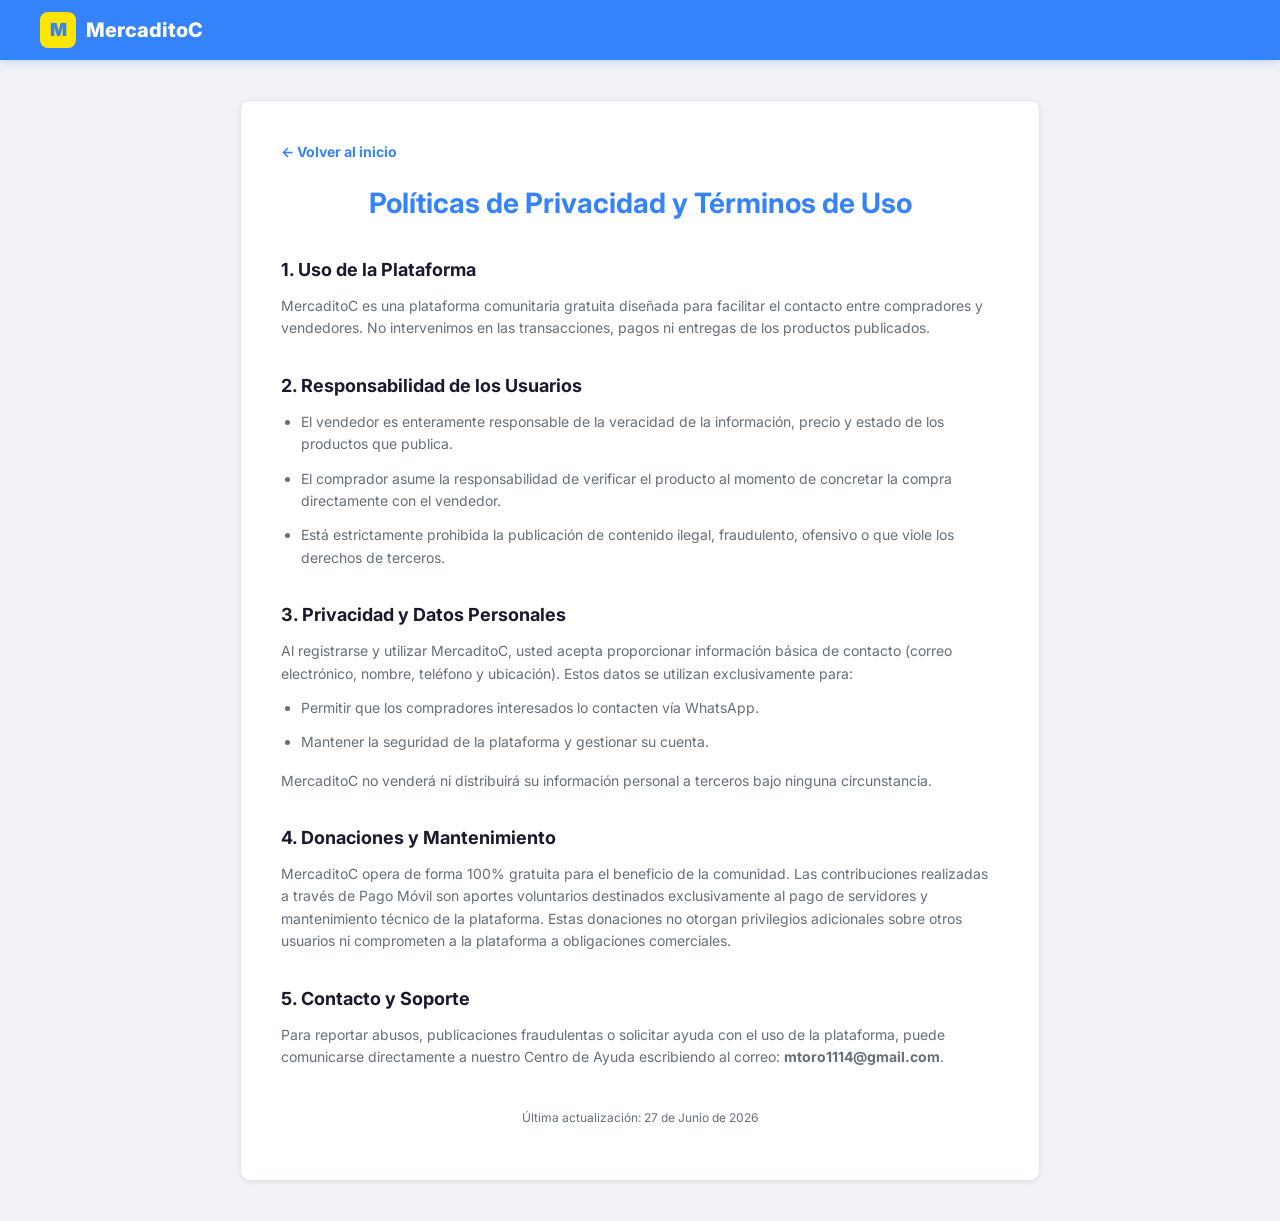
<file: politicas.html>
<!DOCTYPE html>
<html lang="es">
<head>
  <meta charset="UTF-8" />
  <meta name="viewport" content="width=device-width, initial-scale=1.0" />
  <title>Políticas de Privacidad — MercaditoC</title>
  <meta name="description" content="Términos y condiciones y políticas de privacidad de MercaditoC." />
  <link rel="stylesheet" href="styles.css" />
  <style>
    .policies-wrap {
      max-width: 800px;
      margin: 40px auto;
      padding: 40px;
      background: #fff;
      border: 1px solid var(--border);
      border-radius: var(--radius);
      box-shadow: var(--shadow-sm);
    }
    .policies-wrap h1 {
      font-size: 28px;
      color: var(--brand);
      margin-bottom: 24px;
      text-align: center;
    }
    .policies-wrap h2 {
      font-size: 18px;
      margin-top: 32px;
      margin-bottom: 12px;
      color: var(--text);
    }
    .policies-wrap p, .policies-wrap li {
      font-size: 14px;
      color: var(--muted);
      line-height: 1.6;
      margin-bottom: 12px;
    }
    .policies-wrap ul {
      padding-left: 20px;
      margin-bottom: 16px;
    }
    .back-btn {
      display: inline-block;
      margin-bottom: 20px;
      color: var(--brand);
      text-decoration: none;
      font-size: 14px;
      font-weight: bold;
    }
    .back-btn:hover {
      text-decoration: underline;
    }
  </style>
</head>
<body style="background: var(--bg);">

  <header class="topbar" role="banner">
    <div class="row">
      <a href="index.html" class="logo" aria-label="MercaditoC — inicio">
        <div class="logo-mark" aria-hidden="true">M</div>
        MercaditoC
      </a>
    </div>
  </header>

  <div class="policies-wrap">
    <a href="index.html" class="back-btn">← Volver al inicio</a>
    
    <h1>Políticas de Privacidad y Términos de Uso</h1>
    
    <h2>1. Uso de la Plataforma</h2>
    <p>MercaditoC es una plataforma comunitaria gratuita diseñada para facilitar el contacto entre compradores y vendedores. No intervenimos en las transacciones, pagos ni entregas de los productos publicados.</p>
    
    <h2>2. Responsabilidad de los Usuarios</h2>
    <ul>
      <li>El vendedor es enteramente responsable de la veracidad de la información, precio y estado de los productos que publica.</li>
      <li>El comprador asume la responsabilidad de verificar el producto al momento de concretar la compra directamente con el vendedor.</li>
      <li>Está estrictamente prohibida la publicación de contenido ilegal, fraudulento, ofensivo o que viole los derechos de terceros.</li>
    </ul>

    <h2>3. Privacidad y Datos Personales</h2>
    <p>Al registrarse y utilizar MercaditoC, usted acepta proporcionar información básica de contacto (correo electrónico, nombre, teléfono y ubicación). Estos datos se utilizan exclusivamente para:</p>
    <ul>
      <li>Permitir que los compradores interesados lo contacten vía WhatsApp.</li>
      <li>Mantener la seguridad de la plataforma y gestionar su cuenta.</li>
    </ul>
    <p>MercaditoC no venderá ni distribuirá su información personal a terceros bajo ninguna circunstancia.</p>

    <h2>4. Donaciones y Mantenimiento</h2>
    <p>MercaditoC opera de forma 100% gratuita para el beneficio de la comunidad. Las contribuciones realizadas a través de Pago Móvil son aportes voluntarios destinados exclusivamente al pago de servidores y mantenimiento técnico de la plataforma. Estas donaciones no otorgan privilegios adicionales sobre otros usuarios ni comprometen a la plataforma a obligaciones comerciales.</p>

    <h2>5. Contacto y Soporte</h2>
    <p>Para reportar abusos, publicaciones fraudulentas o solicitar ayuda con el uso de la plataforma, puede comunicarse directamente a nuestro Centro de Ayuda escribiendo al correo: <strong>mtoro1114@gmail.com</strong>.</p>
    
    <p style="margin-top:40px; text-align:center; font-size:12px;">Última actualización: 27 de Junio de 2026</p>
  </div>

</body>
</html>
</file>
<file: styles.css>
/* =========================================================
   MercaditoC â€” Global Stylesheet
   Paleta: blanco / gris claro / azul sÃ³lido (#3483fa) / amarillo (#ffe600)
   EstÃ©tica: e-commerce clÃ¡sico, limpio, claro, profesional
   ========================================================= */

/* Google Fonts */
@import url('https://fonts.googleapis.com/css2?family=Inter:wght@400;500;600;700;800&display=swap');

/* â”€â”€ Tokens â”€â”€â”€â”€â”€â”€â”€â”€â”€â”€â”€â”€â”€â”€â”€â”€â”€â”€â”€â”€â”€â”€â”€â”€â”€â”€â”€â”€â”€â”€â”€â”€â”€â”€â”€â”€â”€â”€â”€â”€â”€â”€â”€â”€â”€â”€â”€ */
:root {
  --bg:       #f0f2f5;
  --white:    #ffffff;
  --card:     #ffffff;
  --border:   #e5e8ec;
  --text:     #1a1a2e;
  --muted:    #666e7a;
  --brand:    #3483fa;      /* azul MercadoLibre */
  --brand-dk: #2968c8;
  --accent:   #ffe600;      /* amarillo MercadoLibre */
  --accent-dk:#f0c200;
  --success:  #00a650;
  --danger:   #f23d4f;
  --shadow-sm: 0 1px 4px rgba(0,0,0,.08);
  --shadow:    0 4px 16px rgba(0,0,0,.10);
  --shadow-lg: 0 8px 32px rgba(0,0,0,.12);
  --radius:   10px;
  --radius-sm: 6px;
  --transition: .18s ease;
}

/* â”€â”€ Reset â”€â”€â”€â”€â”€â”€â”€â”€â”€â”€â”€â”€â”€â”€â”€â”€â”€â”€â”€â”€â”€â”€â”€â”€â”€â”€â”€â”€â”€â”€â”€â”€â”€â”€â”€â”€â”€â”€â”€â”€â”€â”€â”€â”€â”€â”€â”€ */
*, *::before, *::after { box-sizing: border-box; margin: 0; padding: 0; }
html { scroll-behavior: smooth; }
body {
  font-family: 'Inter', system-ui, -apple-system, sans-serif;
  background: var(--bg);
  color: var(--text);
  font-size: 15px;
  line-height: 1.5;
  -webkit-font-smoothing: antialiased;
}
a { color: inherit; text-decoration: none; }
button { font-family: inherit; cursor: pointer; }
img { max-width: 100%; display: block; }

/* â”€â”€ Utility â”€â”€â”€â”€â”€â”€â”€â”€â”€â”€â”€â”€â”€â”€â”€â”€â”€â”€â”€â”€â”€â”€â”€â”€â”€â”€â”€â”€â”€â”€â”€â”€â”€â”€â”€â”€â”€â”€â”€â”€â”€â”€â”€â”€â”€â”€ */
.container { max-width: 1240px; margin: 0 auto; padding: 0 20px; }
.sr-only { position: absolute; width: 1px; height: 1px; overflow: hidden; clip: rect(0,0,0,0); }

/* â”€â”€ TOPBAR â”€â”€â”€â”€â”€â”€â”€â”€â”€â”€â”€â”€â”€â”€â”€â”€â”€â”€â”€â”€â”€â”€â”€â”€â”€â”€â”€â”€â”€â”€â”€â”€â”€â”€â”€â”€â”€â”€â”€â”€â”€â”€â”€â”€â”€â”€â”€ */
.topbar {
  background: var(--brand);
  position: sticky; top: 0; z-index: 100;
  box-shadow: 0 2px 8px rgba(52,131,250,.25);
}
.topbar .row {
  display: flex; align-items: center; gap: 14px;
  padding: 12px 20px;
  max-width: 1240px; margin: 0 auto;
}

/* Logo */
.logo {
  display: flex; align-items: center; gap: 10px;
  font-weight: 800; font-size: 20px;
  color: var(--white);
  white-space: nowrap;
  flex-shrink: 0;
}
.logo .logo-mark {
  width: 36px; height: 36px;
  background: var(--accent);
  border-radius: 8px;
  display: flex; align-items: center; justify-content: center;
  font-size: 18px; font-weight: 900; color: var(--brand);
  line-height: 1;
}

/* Search Bar */
.search-form {
  flex: 1;
  display: flex; align-items: center;
  background: var(--white);
  border-radius: var(--radius-sm);
  overflow: hidden;
  max-width: 640px;
  box-shadow: var(--shadow-sm);
}
.search-form input {
  flex: 1;
  border: none; outline: none;
  padding: 10px 14px;
  font-size: 14px; color: var(--text);
  background: transparent;
}
.search-form input::placeholder { color: var(--muted); }
.search-form button {
  padding: 10px 18px;
  background: var(--accent);
  color: var(--text);
  border: none;
  font-weight: 700; font-size: 14px;
  transition: background var(--transition);
}
.search-form button:hover { background: var(--accent-dk); }

/* Nav Auth Area */
.nav-auth { display: flex; align-items: center; gap: 10px; flex-shrink: 0; }
.nav-user { display: none; align-items: center; gap: 10px; flex-shrink: 0; }

.btn-nav {
  padding: 8px 16px;
  border-radius: var(--radius-sm);
  font-size: 13px; font-weight: 600;
  border: 1.5px solid rgba(255,255,255,.55);
  color: var(--white);
  background: transparent;
  transition: all var(--transition);
  white-space: nowrap;
}
.btn-nav:hover { background: rgba(255,255,255,.15); }

.btn-nav-sell {
  background: var(--accent);
  border-color: var(--accent);
  color: var(--text);
}
.btn-nav-sell:hover { background: var(--accent-dk); border-color: var(--accent-dk); }

/* User dropdown */
.user-menu-wrapper { position: relative; }
.btn-user-menu {
  display: flex; align-items: center; gap: 7px;
  padding: 8px 12px;
  border-radius: var(--radius-sm);
  background: rgba(255,255,255,.15);
  border: 1.5px solid rgba(255,255,255,.35);
  color: var(--white);
  font-size: 13px; font-weight: 600;
  transition: background var(--transition);
}
.btn-user-menu:hover { background: rgba(255,255,255,.25); }
.btn-user-menu .avatar {
  width: 26px; height: 26px;
  border-radius: 50%;
  background: var(--accent);
  color: var(--brand);
  font-weight: 800; font-size: 12px;
  display: flex; align-items: center; justify-content: center;
}
.user-dropdown {
  position: absolute; top: calc(100% + 10px); right: 0;
  background: var(--white);
  border-radius: var(--radius);
  box-shadow: var(--shadow-lg);
  width: 240px;
  border: 1px solid var(--border);
  overflow: hidden;
  opacity: 0; visibility: hidden; pointer-events: none;
  transform: translateY(-6px);
  transition: opacity .18s, visibility .18s, transform .18s;
}
.user-dropdown::before {
  content: '';
  position: absolute; top: -7px; right: 18px;
  border-left: 7px solid transparent;
  border-right: 7px solid transparent;
  border-bottom: 7px solid var(--white);
}
.user-dropdown.open { opacity: 1; visibility: visible; pointer-events: auto; transform: translateY(0); }

.user-dropdown .dd-header {
  padding: 16px;
  border-bottom: 1px solid var(--border);
  display: flex; align-items: center; gap: 12px;
}
.user-dropdown .dd-avatar {
  width: 44px; height: 44px;
  border-radius: 50%;
  background: var(--brand);
  color: white;
  font-weight: 800; font-size: 18px;
  display: flex; align-items: center; justify-content: center;
  flex-shrink: 0;
}
.user-dropdown .dd-name { font-weight: 700; font-size: 14px; color: var(--text); }
.user-dropdown .dd-email { font-size: 12px; color: var(--muted); margin-top: 2px; }

.user-dropdown ul { list-style: none; padding: 8px 0; }
.user-dropdown ul li a,
.user-dropdown ul li button {
  display: flex; align-items: center; gap: 10px;
  width: 100%; padding: 11px 16px;
  font-size: 14px; color: var(--text);
  background: transparent; border: none;
  text-align: left;
  transition: background var(--transition);
}
.user-dropdown ul li a:hover,
.user-dropdown ul li button:hover { background: var(--bg); color: var(--brand); }
.user-dropdown .dd-divider { height: 1px; background: var(--border); margin: 4px 0; }
.user-dropdown .dd-logout { color: var(--danger) !important; }
.user-dropdown .dd-logout:hover { background: #fff5f5 !important; color: var(--danger) !important; }

/* â”€â”€ SUB-NAVBAR (categories) â”€â”€â”€â”€â”€â”€â”€â”€â”€â”€â”€â”€â”€â”€â”€â”€â”€â”€â”€â”€â”€â”€â”€â”€â”€â”€â”€â”€â”€â”€â”€ */
.cat-bar {
  background: var(--white);
  border-bottom: 1px solid var(--border);
  box-shadow: var(--shadow-sm);
}
.cat-bar .row {
  display: flex; align-items: center; gap: 6px;
  padding: 10px 20px; max-width: 1240px; margin: 0 auto;
  overflow-x: auto;
  scrollbar-width: none;
}
.cat-bar .row::-webkit-scrollbar { display: none; }
.cat-pill {
  display: inline-flex; align-items: center; gap: 6px;
  padding: 6px 14px;
  border-radius: 999px;
  border: 1.5px solid var(--border);
  background: var(--white);
  font-size: 13px; font-weight: 600;
  white-space: nowrap;
  cursor: pointer;
  transition: all var(--transition);
  color: var(--text);
}
.cat-pill:hover, .cat-pill.active {
  border-color: var(--brand);
  background: #eaf2ff;
  color: var(--brand);
}

/* â”€â”€ HERO BANNER â”€â”€â”€â”€â”€â”€â”€â”€â”€â”€â”€â”€â”€â”€â”€â”€â”€â”€â”€â”€â”€â”€â”€â”€â”€â”€â”€â”€â”€â”€â”€â”€â”€â”€â”€â”€â”€â”€â”€â”€â”€â”€â”€ */
.hero {
  background: linear-gradient(120deg, #3483fa 0%, #2968c8 100%);
  padding: 32px 20px;
  text-align: center;
  color: var(--white);
}
.hero h1 { font-size: clamp(22px, 4vw, 36px); font-weight: 800; margin-bottom: 8px; }
.hero p  { font-size: 15px; opacity: .85; max-width: 480px; margin: 0 auto; }

/* â”€â”€ LAYOUT â”€â”€â”€â”€â”€â”€â”€â”€â”€â”€â”€â”€â”€â”€â”€â”€â”€â”€â”€â”€â”€â”€â”€â”€â”€â”€â”€â”€â”€â”€â”€â”€â”€â”€â”€â”€â”€â”€â”€â”€â”€â”€â”€â”€â”€â”€â”€ */
.layout {
  display: grid;
  grid-template-columns: 260px 1fr;
  gap: 20px;
  padding: 24px 20px;
  max-width: 1240px; margin: 0 auto;
  align-items: start;
}
@media (max-width: 900px) {
  .layout { 
    display: flex;
    flex-direction: column;
  }
  .sidebar { 
    display: block;
    position: static;
    order: 2; /* Muestra los filtros y la tarjeta de donación debajo de los productos en móvil */
    margin-top: 32px;
    width: 100%;
  }
  .main {
    order: 1;
    width: 100%;
  }
}

/* â”€â”€ SIDEBAR â”€â”€â”€â”€â”€â”€â”€â”€â”€â”€â”€â”€â”€â”€â”€â”€â”€â”€â”€â”€â”€â”€â”€â”€â”€â”€â”€â”€â”€â”€â”€â”€â”€â”€â”€â”€â”€â”€â”€â”€â”€â”€â”€â”€â”€â”€â”€ */
.sidebar { position: sticky; top: 72px; }
.filter-panel {
  background: var(--white);
  border: 1px solid var(--border);
  border-radius: var(--radius);
  box-shadow: var(--shadow-sm);
  overflow: hidden;
  margin-bottom: 16px;
}
.filter-panel .fp-title {
  padding: 14px 16px;
  font-weight: 700; font-size: 14px;
  border-bottom: 1px solid var(--border);
  color: var(--text);
  display: flex; align-items: center; justify-content: space-between;
}
.filter-panel .fp-body { padding: 14px 16px; }
.fp-group { margin-bottom: 16px; }
.fp-group:last-child { margin-bottom: 0; }
.fp-label { font-size: 12px; font-weight: 700; color: var(--muted); text-transform: uppercase; letter-spacing: .6px; margin-bottom: 8px; }
.fp-radios { display: flex; flex-direction: column; gap: 8px; }
.fp-radios label {
  display: flex; align-items: center; gap: 8px;
  font-size: 14px; color: var(--text); cursor: pointer;
}
.fp-radios input[type=radio] { accent-color: var(--brand); }
.fp-select {
  width: 100%;
  padding: 8px 10px;
  border: 1px solid var(--border);
  border-radius: var(--radius-sm);
  background: var(--white);
  font-size: 14px; color: var(--text);
  outline: none;
  transition: border-color var(--transition);
}
.fp-select:focus { border-color: var(--brand); }
.btn-filter-apply {
  width: 100%;
  padding: 10px;
  background: var(--brand);
  color: var(--white);
  border: none;
  border-radius: var(--radius-sm);
  font-weight: 700; font-size: 14px;
  transition: background var(--transition);
}
.btn-filter-apply:hover { background: var(--brand-dk); }

/* â”€â”€ MAIN AREA â”€â”€â”€â”€â”€â”€â”€â”€â”€â”€â”€â”€â”€â”€â”€â”€â”€â”€â”€â”€â”€â”€â”€â”€â”€â”€â”€â”€â”€â”€â”€â”€â”€â”€â”€â”€â”€â”€â”€â”€â”€â”€â”€â”€â”€â”€â”€ */
.main { min-width: 0; }
.section-bar {
  display: flex; align-items: center; justify-content: space-between;
  margin-bottom: 14px; flex-wrap: wrap; gap: 10px;
}
.section-bar h2 { font-size: 18px; font-weight: 800; color: var(--text); }
.result-count { font-size: 13px; color: var(--muted); }
.sort-select {
  padding: 7px 12px;
  border: 1px solid var(--border);
  border-radius: var(--radius-sm);
  font-size: 13px; color: var(--text);
  background: var(--white);
  outline: none;
  transition: border-color var(--transition);
}
.sort-select:focus { border-color: var(--brand); }

/* â”€â”€ PRODUCTS GRID â”€â”€â”€â”€â”€â”€â”€â”€â”€â”€â”€â”€â”€â”€â”€â”€â”€â”€â”€â”€â”€â”€â”€â”€â”€â”€â”€â”€â”€â”€â”€â”€â”€â”€â”€â”€â”€â”€â”€â”€ */
.products-grid {
  display: grid;
  grid-template-columns: repeat(auto-fill, minmax(210px, 1fr));
  gap: 14px;
}

/* â”€â”€ PRODUCT CARD â”€â”€â”€â”€â”€â”€â”€â”€â”€â”€â”€â”€â”€â”€â”€â”€â”€â”€â”€â”€â”€â”€â”€â”€â”€â”€â”€â”€â”€â”€â”€â”€â”€â”€â”€â”€â”€â”€â”€â”€â”€â”€ */
.prod-card {
  background: var(--card);
  border: 1px solid var(--border);
  border-radius: var(--radius);
  box-shadow: var(--shadow-sm);
  display: flex; flex-direction: column;
  overflow: hidden;
  transition: box-shadow var(--transition), transform var(--transition);
}
.prod-card:hover {
  box-shadow: var(--shadow);
  transform: translateY(-2px);
}

/* Thumbnail */
.prod-thumb {
  width: 100%; aspect-ratio: 4/3;
  background: #f8f9fa;
  display: flex; align-items: center; justify-content: center;
  overflow: hidden; position: relative;
}
.prod-thumb img {
  width: 100%; height: 100%;
  object-fit: cover;
  transition: transform .3s ease;
}
.prod-card:hover .prod-thumb img { transform: scale(1.04); }
.prod-thumb .no-img {
  font-size: 48px; color: #d0d5dd;
}
.prod-thumb .cat-tag {
  position: absolute; top: 10px; left: 10px;
  background: var(--brand);
  color: var(--white);
  font-size: 11px; font-weight: 700;
  padding: 3px 9px; border-radius: 999px;
}

/* Card body */
.prod-body { padding: 12px; display: flex; flex-direction: column; gap: 6px; flex: 1; }
.prod-category { font-size: 11px; color: var(--muted); font-weight: 600; text-transform: uppercase; letter-spacing: .4px; }
.prod-title {
  font-size: 14px; font-weight: 700; color: var(--text);
  display: -webkit-box; -webkit-line-clamp: 2; -webkit-box-orient: vertical;
  overflow: hidden; line-height: 1.3;
}
.prod-price {
  font-size: 22px; font-weight: 800; color: var(--text);
  margin-top: 4px;
}
.prod-price span { font-size: 14px; font-weight: 500; vertical-align: super; }

/* Card actions */
.prod-actions { display: flex; gap: 8px; margin-top: 8px; }
.btn-whatsapp {
  flex: 1;
  display: flex; align-items: center; justify-content: center; gap: 6px;
  padding: 9px 10px;
  background: var(--success);
  color: var(--white);
  border: none;
  border-radius: var(--radius-sm);
  font-size: 13px; font-weight: 700;
  transition: filter var(--transition);
}
.btn-whatsapp:hover { filter: brightness(.92); }
.btn-whatsapp svg { flex-shrink: 0; }

.btn-detail {
  padding: 9px 12px;
  background: var(--white);
  color: var(--brand);
  border: 1.5px solid var(--brand);
  border-radius: var(--radius-sm);
  font-size: 13px; font-weight: 700;
  transition: all var(--transition);
  white-space: nowrap;
}
.btn-detail:hover { background: var(--brand); color: var(--white); }

/* â”€â”€ EMPTY STATE â”€â”€â”€â”€â”€â”€â”€â”€â”€â”€â”€â”€â”€â”€â”€â”€â”€â”€â”€â”€â”€â”€â”€â”€â”€â”€â”€â”€â”€â”€â”€â”€â”€â”€â”€â”€â”€â”€â”€â”€â”€â”€â”€ */
.empty-state {
  grid-column: 1 / -1;
  text-align: center; padding: 60px 20px;
}
.empty-state .icon { font-size: 64px; margin-bottom: 16px; }
.empty-state h3 { font-size: 20px; font-weight: 700; margin-bottom: 8px; }
.empty-state p { font-size: 14px; color: var(--muted); }

/* â”€â”€ LOADING SKELETON â”€â”€â”€â”€â”€â”€â”€â”€â”€â”€â”€â”€â”€â”€â”€â”€â”€â”€â”€â”€â”€â”€â”€â”€â”€â”€â”€â”€â”€â”€â”€â”€â”€â”€â”€â”€â”€â”€â”€ */
.skeleton-card {
  background: var(--white);
  border: 1px solid var(--border);
  border-radius: var(--radius);
  overflow: hidden;
}
.skeleton {
  background: linear-gradient(90deg, #f0f0f0 25%, #e8e8e8 50%, #f0f0f0 75%);
  background-size: 200% 100%;
  animation: shimmer 1.4s infinite;
  border-radius: 4px;
}
@keyframes shimmer { 0%{background-position:200% 0} 100%{background-position:-200% 0} }
.sk-thumb { height: 160px; }
.sk-body { padding: 12px; display: flex; flex-direction: column; gap: 10px; }
.sk-line { height: 12px; }
.sk-line.w-60 { width: 60%; }
.sk-line.w-80 { width: 80%; }
.sk-line.w-40 { width: 40%; }

/* â”€â”€ FOOTER â”€â”€â”€â”€â”€â”€â”€â”€â”€â”€â”€â”€â”€â”€â”€â”€â”€â”€â”€â”€â”€â”€â”€â”€â”€â”€â”€â”€â”€â”€â”€â”€â”€â”€â”€â”€â”€â”€â”€â”€â”€â”€â”€â”€â”€â”€â”€â”€ */
.footer {
  background: var(--white);
  border-top: 1px solid var(--border);
  margin-top: 40px;
  padding: 32px 20px;
  font-size: 13px; color: var(--muted);
}
.footer .inner {
  max-width: 1240px; margin: 0 auto;
  display: grid; grid-template-columns: repeat(auto-fit, minmax(180px, 1fr));
  gap: 24px;
}
.footer h4 { font-size: 13px; font-weight: 700; color: var(--text); margin-bottom: 12px; text-transform: uppercase; letter-spacing: .5px; }
.footer a { display: block; margin-bottom: 8px; color: var(--muted); transition: color var(--transition); }
.footer a:hover { color: var(--brand); }
.footer .footer-brand { font-size: 18px; font-weight: 800; color: var(--brand); margin-bottom: 8px; }
.footer .copy { text-align: center; margin-top: 24px; padding-top: 20px; border-top: 1px solid var(--border); font-size: 12px; }

/* â”€â”€ AUTH PAGES (login / registro) â”€â”€â”€â”€â”€â”€â”€â”€â”€â”€â”€â”€â”€â”€â”€â”€â”€â”€â”€â”€â”€â”€â”€â”€â”€ */
.auth-page {
  min-height: 100vh;
  background: var(--bg);
  display: flex; flex-direction: column;
}
.auth-page .auth-topbar {
  background: var(--brand);
  padding: 14px 20px;
  display: flex; align-items: center; gap: 12px;
}
.auth-page .auth-topbar .logo { color: white; }

.auth-main {
  flex: 1; display: flex; align-items: center; justify-content: center;
  padding: 40px 20px;
}
.auth-box {
  background: var(--white);
  border: 1px solid var(--border);
  border-radius: 16px;
  box-shadow: var(--shadow-lg);
  padding: 36px 32px;
  width: 100%; max-width: 420px;
}
.auth-box .auth-header { text-align: center; margin-bottom: 28px; }
.auth-box .auth-header .auth-icon {
  width: 56px; height: 56px;
  background: var(--brand);
  border-radius: 16px;
  display: flex; align-items: center; justify-content: center;
  font-size: 26px;
  margin: 0 auto 16px;
}
.auth-box h2 { font-size: 24px; font-weight: 800; color: var(--text); margin-bottom: 6px; }
.auth-box .auth-subtitle { font-size: 14px; color: var(--muted); }

.form-field { margin-bottom: 18px; }
.form-field label { display: block; font-size: 13px; font-weight: 600; color: var(--text); margin-bottom: 6px; }
.form-field input {
  width: 100%;
  padding: 11px 14px;
  border: 1.5px solid var(--border);
  border-radius: var(--radius-sm);
  font-size: 14px; color: var(--text);
  outline: none;
  transition: border-color var(--transition), box-shadow var(--transition);
  font-family: inherit;
}
.form-field input:focus {
  border-color: var(--brand);
  box-shadow: 0 0 0 3px rgba(52,131,250,.12);
}
.form-field input.error { border-color: var(--danger); }
.field-error { font-size: 12px; color: var(--danger); margin-top: 4px; display: none; }
.field-error.show { display: block; }

.btn-primary {
  width: 100%; padding: 13px;
  background: var(--brand);
  color: var(--white);
  border: none;
  border-radius: var(--radius-sm);
  font-size: 15px; font-weight: 700;
  transition: background var(--transition);
  font-family: inherit;
}
.btn-primary:hover:not(:disabled) { background: var(--brand-dk); }
.btn-primary:disabled { opacity: .6; cursor: not-allowed; }
.btn-primary.loading { position: relative; color: transparent; }
.btn-primary.loading::after {
  content: '';
  position: absolute; inset: 0; margin: auto;
  width: 20px; height: 20px;
  border: 2px solid rgba(255,255,255,.4);
  border-top-color: white;
  border-radius: 50%;
  animation: spin .7s linear infinite;
}
@keyframes spin { to { transform: rotate(360deg); } }

.auth-divider { text-align: center; margin: 20px 0; font-size: 13px; color: var(--muted); }
.auth-link-row { text-align: center; margin-top: 20px; font-size: 14px; color: var(--muted); }
.auth-link-row a { color: var(--brand); font-weight: 600; }
.auth-link-row a:hover { text-decoration: underline; }

/* Alert message (feedback) */
.auth-alert {
  display: none;
  padding: 12px 14px;
  border-radius: var(--radius-sm);
  font-size: 13px; font-weight: 500;
  margin-bottom: 18px;
}
.auth-alert.error { display: block; background: #fff0f0; border: 1px solid #ffd0d0; color: var(--danger); }
.auth-alert.success { display: block; background: #f0fff7; border: 1px solid #b3f0d1; color: var(--success); }

/* Social proof logos */
.trust-row {
  display: flex; align-items: center; justify-content: center; gap: 10px;
  margin-top: 24px; font-size: 12px; color: var(--muted);
}
.trust-row .trust-badge {
  display: flex; align-items: center; gap: 4px; font-weight: 600;
}

/* â”€â”€ TOAST â”€â”€â”€â”€â”€â”€â”€â”€â”€â”€â”€â”€â”€â”€â”€â”€â”€â”€â”€â”€â”€â”€â”€â”€â”€â”€â”€â”€â”€â”€â”€â”€â”€â”€â”€â”€â”€â”€â”€â”€â”€â”€â”€â”€â”€â”€â”€â”€â”€ */
.toast-container {
  position: fixed; bottom: 24px; right: 24px;
  display: flex; flex-direction: column; gap: 10px;
  z-index: 9999;
}
.toast {
  display: flex; align-items: center; gap: 12px;
  background: var(--text);
  color: var(--white);
  padding: 12px 18px;
  border-radius: var(--radius);
  font-size: 14px; font-weight: 500;
  box-shadow: var(--shadow-lg);
  animation: slideIn .25s ease;
  max-width: 340px;
}
.toast.success { background: var(--success); }
.toast.error   { background: var(--danger);  }
@keyframes slideIn { from{opacity:0;transform:translateY(20px)} to{opacity:1;transform:translateY(0)} }

/* ── RESPONSIVE ─────────────────────────────────────── */
@media (max-width: 640px) {
  .topbar .row { flex-wrap: wrap; padding: 10px 16px; gap: 10px; }
  .search-form { order: 3; flex-basis: 100%; max-width: 100%; margin-top: 4px; }
  .search-form input { padding: 10px 12px; font-size: 14px; }
  .search-form button { padding: 10px 14px; font-size: 13px; }
  
  .logo { flex: 1; font-size: 18px; gap: 6px; }
  .logo .logo-mark { width: 30px; height: 30px; font-size: 16px; border-radius: 6px; }
  
  .btn-nav { padding: 6px 12px; font-size: 12px; }
  .btn-user-menu { padding: 6px 10px; font-size: 12px; gap: 4px; }
  .btn-user-menu .avatar { width: 22px; height: 22px; font-size: 10px; }

  .layout { padding: 16px 12px; gap: 16px; }

  .products-grid { grid-template-columns: repeat(2, 1fr); gap: 10px; }
  .prod-body { padding: 10px; gap: 4px; }
  .prod-title { font-size: 13px; -webkit-line-clamp: 2; line-height: 1.25; }
  .prod-price { font-size: 16px; margin-top: 4px; }
  .prod-actions { flex-direction: column; gap: 6px; margin-top: 8px; }
  .btn-whatsapp, .btn-detail { padding: 8px 10px; font-size: 12px; width: 100%; justify-content: center; }
  
  .hero { padding: 24px 16px; }
  .hero h1 { font-size: 20px; }
  .hero p { font-size: 13px; }
  
  .cat-bar .row { padding: 8px 16px; gap: 6px; }
  .cat-pill { padding: 6px 12px; font-size: 12px; }
  
  .auth-box { padding: 28px 20px; }
  .auth-box h2 { font-size: 20px; }
  
  .footer { padding: 24px 16px; }
  .footer .inner { grid-template-columns: 1fr; gap: 20px; text-align: center; }
}

/* Ajuste rápido en tu CSS */
.nav-user .btn-nav {
    margin-right: 10px;
}
</file>
